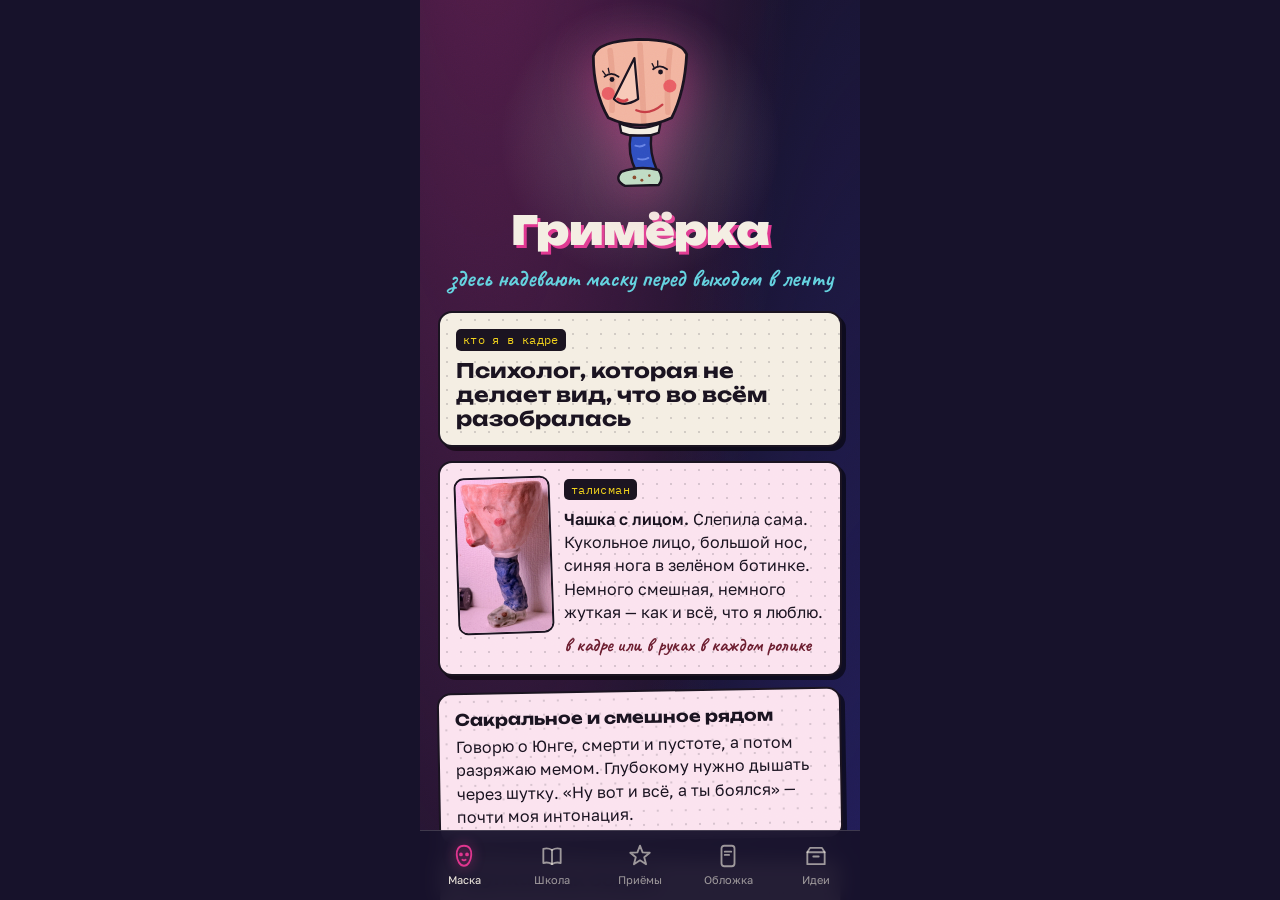
<file: index.html>
<!doctype html>
<html lang="ru">
<head>
<meta charset="utf-8">
<meta name="viewport" content="width=device-width, initial-scale=1, viewport-fit=cover">
<title>Гримёрка</title>
<meta name="description" content="Гримёрка: персонаж, визуальный код, школа блогинга, приёмы и банк идей для блога психолога.">
<meta name="theme-color" content="#17122B">
<meta name="apple-mobile-web-app-capable" content="yes">
<meta name="mobile-web-app-capable" content="yes">
<meta name="apple-mobile-web-app-status-bar-style" content="black-translucent">
<meta name="apple-mobile-web-app-title" content="Гримёрка">
<link rel="apple-touch-icon" href="img/icon-180.png">
<link rel="icon" type="image/png" href="img/icon-192.png">
<link rel="manifest" href="manifest.webmanifest">
<link rel="stylesheet" href="css/app.css?v=4">
</head>
<body>
<div id="app"></div>
<noscript>Для гримёрки нужен JavaScript.</noscript>
<script type="module" src="js/app.js?v=4"></script>
<script>
  if ('serviceWorker' in navigator && location.protocol === 'https:') {
    const had = !!navigator.serviceWorker.controller;
    navigator.serviceWorker.addEventListener('controllerchange', () => { if (had) location.reload(); });
    window.addEventListener('load', () => navigator.serviceWorker.register('sw.js').then((r) => r.update()).catch(() => {}));
  }
</script>
</body>
</html>
</file>
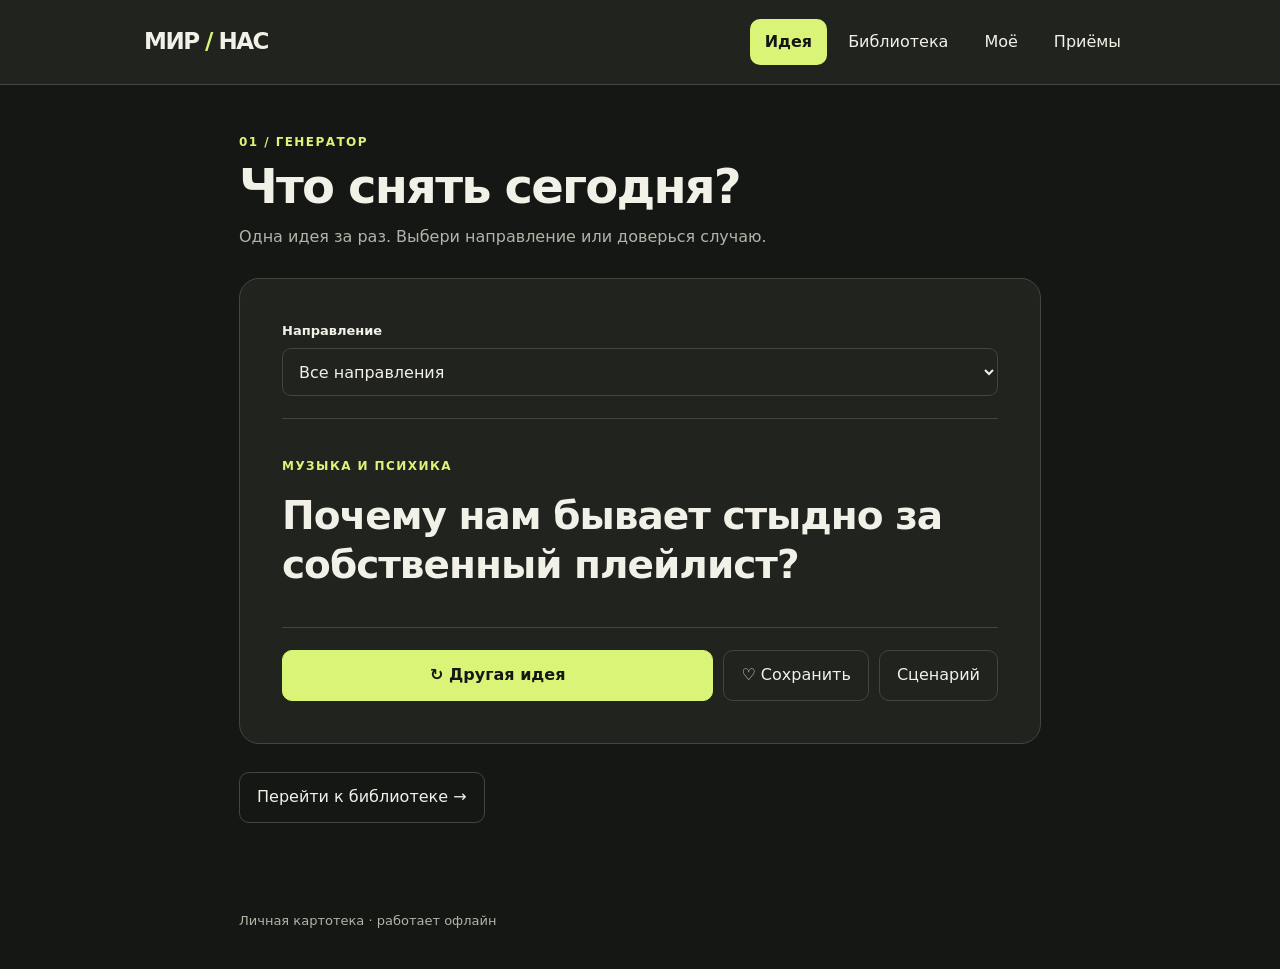
<file: mir-nas-focus-dark.html>
<!doctype html><html lang="ru"><meta charset="utf-8"><meta name="viewport" content="width=device-width,initial-scale=1"><title>МИР / НАС — картотека</title><style>
:root{color-scheme:dark;--bg:#151714;--paper:#20231e;--ink:#f1f1e8;--muted:#b0b5a8;--line:#41473c;--accent:#d9f477;--green:#d9f477}*{box-sizing:border-box}body{margin:0;background:var(--bg);color:var(--ink);font:16px/1.55 system-ui,sans-serif}button,input,select,textarea{font:inherit;color:inherit}button,select{cursor:pointer}button{background:var(--paper);border:1px solid var(--line);border-radius:10px;padding:12px 17px;min-height:46px}button:hover{border-color:var(--green)}:focus-visible{outline:3px solid #d9f477;outline-offset:3px}.primary{background:var(--green);color:#151714;border-color:var(--green);font-weight:650}.quiet{background:transparent}.active{background:var(--accent);border-color:var(--accent);color:#151714;font-weight:650}header{border-bottom:1px solid var(--line);background:var(--paper)}.top{max-width:1040px;margin:auto;padding:19px 24px;display:flex;align-items:center;justify-content:space-between;gap:16px}.brand{font-size:23px;font-weight:850;letter-spacing:-1.5px;white-space:nowrap}.brand span{color:#d9f477}nav{display:flex;gap:6px;flex-wrap:wrap}nav button{border:0;background:transparent;padding:10px 15px}nav button.active{background:var(--accent);color:#151714}main{max-width:850px;margin:auto;padding:48px 24px 80px}h1{font-size:clamp(32px,5vw,48px);line-height:1.12;letter-spacing:-1.8px;margin:8px 0 12px}h2{font-size:25px;line-height:1.35;letter-spacing:-.5px;margin:0}p{margin:8px 0}.muted{color:var(--muted)}.eyebrow{font-size:12px;font-weight:700;letter-spacing:.12em;text-transform:uppercase;color:var(--green)}.panel{background:var(--paper);border:1px solid var(--line);border-radius:20px;padding:clamp(22px,5vw,42px);margin:28px 0}.idea{min-height:210px;display:flex;flex-direction:column;justify-content:center;gap:16px;border-top:1px solid var(--line);border-bottom:1px solid var(--line);margin:22px 0;padding:24px 0}.idea h2{font-size:clamp(26px,5vw,39px);line-height:1.25;letter-spacing:-1px}.actions{display:flex;gap:10px;flex-wrap:wrap;align-items:center}.actions .primary{flex:1}.fields{display:grid;grid-template-columns:1fr 1fr;gap:16px;margin:24px 0}label{display:block;font-size:13px;font-weight:650;margin-bottom:7px}input,select,textarea{width:100%;min-height:48px;border:1px solid var(--line);border-radius:9px;background:var(--paper);padding:12px}textarea{min-height:240px;resize:vertical}.list{display:flex;flex-direction:column;gap:14px;margin:20px 0}.item{background:var(--paper);border:1px solid var(--line);border-left:4px solid #a3bc65;border-radius:12px;padding:20px 22px;display:flex;gap:18px;align-items:center}.item .content{flex:1;min-width:0}.item h3{font-size:19px;line-height:1.4;margin:6px 0;font-weight:620}.item .actions{gap:6px}.item button{padding:9px 12px}.tag{color:var(--green);font-size:12px;font-weight:650}.meta{font-size:13px;color:var(--muted)}.empty{padding:35px 0;color:var(--muted)}.pager{display:flex;align-items:center;justify-content:space-between;gap:8px}.subnav{display:flex;gap:8px;flex-wrap:wrap;margin:24px 0}.subnav button{background:transparent}.subnav .active{background:var(--accent);color:#151714}dialog{width:min(600px,calc(100% - 24px));max-height:90dvh;overflow:auto;border:1px solid var(--line);border-radius:20px;background:var(--paper);color:var(--ink);padding:26px}dialog::backdrop{background:#080a08bb}dialog h2{margin-bottom:20px}dialog label{margin-top:18px}footer{max-width:850px;margin:auto;padding:0 24px 30px;color:var(--muted);font-size:13px}#toast{position:fixed;bottom:20px;left:50%;transform:translateX(-50%);background:#d9f477;color:#151714;padding:12px 20px;border-radius:10px;z-index:9;max-width:90%}[hidden]{display:none!important}@media(max-width:620px){.top{display:block;padding:15px 16px}nav{margin-top:13px;display:grid;grid-template-columns:repeat(4,1fr);gap:3px}nav button{font-size:13px;padding:9px 4px}main{padding:28px 16px 50px}.fields{grid-template-columns:1fr;gap:12px}.item{display:block;padding:18px}.item .actions{margin-top:12px}.panel{margin-top:20px}.actions .primary{flex-basis:100%}.idea{min-height:190px}}@media(prefers-reduced-motion:no-preference){button{transition:background .12s,border-color .12s}}
</style><header><div class="top"><div class="brand">МИР <span>/</span> НАС</div><nav id="nav" aria-label="Разделы"></nav></div></header><main id="main"></main><footer><span id="warning"></span><p>Личная картотека · работает офлайн</p></footer><div id="toast" role="status" hidden></div><dialog id="editor"><form id="form"><h2 id="editorTitle"></h2><div id="newFields"><label for="newText">Тема</label><input id="newText"><label for="newCat">Направление</label><select id="newCat"></select></div><p id="editTopic"></p><label for="note">Сценарий / заметки</label><textarea id="note" placeholder="Хук, культурный объект, психологическая мысль, финал…"></textarea><div class="actions" style="margin-top:18px"><button class="primary" type="submit">Сохранить</button><button type="button" id="cancel">Закрыть</button></div></form></dialog><input type="file" id="file" accept="application/json,.json" hidden><script>const DATA={"items": [{"id": "0-0", "cat": "Музыка и психика", "text": "Почему, когда нам плохо, мы включаем музыку, от которой становится ещё грустнее?"}, {"id": "0-1", "cat": "Музыка и психика", "text": "Почему агрессивная музыка может нас успокаивать?"}, {"id": "0-2", "cat": "Музыка и психика", "text": "Почему мы любим песни, смысл которых совершенно не понимаем?"}, {"id": "0-3", "cat": "Музыка и психика", "text": "Почему одна песня способна вернуть нас на пять лет назад?"}, {"id": "0-4", "cat": "Музыка и психика", "text": "Почему любимый трек перестаёт нравиться, когда его слушают все?"}, {"id": "0-5", "cat": "Музыка и психика", "text": "Почему нам бывает стыдно за собственный плейлист?"}, {"id": "0-6", "cat": "Музыка и психика", "text": "Почему после расставания мы продолжаем слушать общие песни?"}, {"id": "0-7", "cat": "Музыка и психика", "text": "Можно ли понять человека по его музыкальному вкусу?"}, {"id": "1-0", "cat": "Попса и андеграунд", "text": "Почему мы презираем попсу, но знаем её наизусть?"}, {"id": "1-1", "cat": "Попса и андеграунд", "text": "Почему музыкальный вкус становится поводом чувствовать себя выше других?"}, {"id": "1-2", "cat": "Попса и андеграунд", "text": "Почему люди так любят говорить, что слушали исполнителя до его популярности?"}, {"id": "1-3", "cat": "Попса и андеграунд", "text": "Почему нам нравится искусство, которое никто не понимает?"}, {"id": "1-4", "cat": "Попса и андеграунд", "text": "Зачем андеграунду нужна провокация?"}, {"id": "1-5", "cat": "Попса и андеграунд", "text": "Почему искренность в попсе кажется нам кринжовой, а в андеграунде — гениальной?"}, {"id": "1-6", "cat": "Попса и андеграунд", "text": "Почему нам хочется найти артиста, о котором никто не знает?"}, {"id": "1-7", "cat": "Попса и андеграунд", "text": "Что мы на самом деле защищаем, когда спорим о музыке?"}, {"id": "2-0", "cat": "Одиночество и отчуждение", "text": "Почему одиночество в кино выглядит красиво, а в жизни ощущается иначе?"}, {"id": "2-1", "cat": "Одиночество и отчуждение", "text": "Как одиночество стало эстетикой?"}, {"id": "2-2", "cat": "Одиночество и отчуждение", "text": "Почему иногда хочется исчезнуть, но при этом хочется, чтобы тебя искали?"}, {"id": "2-3", "cat": "Одиночество и отчуждение", "text": "Почему мы можем чувствовать себя одинокими среди друзей?"}, {"id": "2-4", "cat": "Одиночество и отчуждение", "text": "Почему нам проще фантазировать о близости, чем строить её?"}, {"id": "2-5", "cat": "Одиночество и отчуждение", "text": "Почему образ непонятого человека так привлекателен?"}, {"id": "2-6", "cat": "Одиночество и отчуждение", "text": "Почему ночной город вызывает ощущение особенной свободы?"}, {"id": "2-7", "cat": "Одиночество и отчуждение", "text": "Почему иногда нам хочется, чтобы нас просто оставили в покое?"}, {"id": "3-0", "cat": "Любовь и отношения в культуре", "text": "Почему самые нездоровые отношения становятся самыми красивыми историями любви?"}, {"id": "3-1", "cat": "Любовь и отношения в культуре", "text": "Почему эмоционально недоступные персонажи кажутся такими привлекательными?"}, {"id": "3-2", "cat": "Любовь и отношения в культуре", "text": "Почему нам нравится идея любви, которая должна причинять боль?"}, {"id": "3-3", "cat": "Любовь и отношения в культуре", "text": "Почему в кино ревность часто выдают за любовь?"}, {"id": "3-4", "cat": "Любовь и отношения в культуре", "text": "Почему мы романтизируем людей, которых невозможно спасти?"}, {"id": "3-5", "cat": "Любовь и отношения в культуре", "text": "Почему несчастная любовь вдохновляет больше, чем счастливая?"}, {"id": "3-6", "cat": "Любовь и отношения в культуре", "text": "Почему стабильные отношения в сериалах кажутся скучными?"}, {"id": "3-7", "cat": "Любовь и отношения в культуре", "text": "Почему нам так нравится троп «от ненависти до любви»?"}, {"id": "4-0", "cat": "Интернет-культура и мемы", "text": "Почему нам легче отправить мем, чем признаться в своих чувствах?"}, {"id": "4-1", "cat": "Интернет-культура и мемы", "text": "Почему мы шутим о том, что на самом деле причиняет нам боль?"}, {"id": "4-2", "cat": "Интернет-культура и мемы", "text": "Как мемы стали способом говорить о психическом здоровье?"}, {"id": "4-3", "cat": "Интернет-культура и мемы", "text": "Почему чужой кринж вызывает у нас физический дискомфорт?"}, {"id": "4-4", "cat": "Интернет-культура и мемы", "text": "Почему мы иногда специально смотрим контент, который нас раздражает?"}, {"id": "4-5", "cat": "Интернет-культура и мемы", "text": "Почему интернет так любит коллективно ненавидеть одного человека?"}, {"id": "4-6", "cat": "Интернет-культура и мемы", "text": "Почему мы читаем комментарии раньше, чем досматриваем видео?"}, {"id": "4-7", "cat": "Интернет-культура и мемы", "text": "Почему даже искренние признания в интернете превращаются в шутку?"}, {"id": "5-0", "cat": "Цинизм, ирония и защитные маски", "text": "Как цинизм стал признаком интеллектуальности?"}, {"id": "5-1", "cat": "Цинизм, ирония и защитные маски", "text": "Почему нам стыдно искренне чем-то восхищаться?"}, {"id": "5-2", "cat": "Цинизм, ирония и защитные маски", "text": "Почему быть равнодушным стало модно?"}, {"id": "5-3", "cat": "Цинизм, ирония и защитные маски", "text": "Когда самоирония превращается в самообесценивание?"}, {"id": "5-4", "cat": "Цинизм, ирония и защитные маски", "text": "Почему проще сказать «мне всё равно», чем признать, что тебе больно?"}, {"id": "5-5", "cat": "Цинизм, ирония и защитные маски", "text": "Почему мы обесцениваем то, чего сильно хотим?"}, {"id": "5-6", "cat": "Цинизм, ирония и защитные маски", "text": "Почему людям нравится образ человека, которому никто не нужен?"}, {"id": "5-7", "cat": "Цинизм, ирония и защитные маски", "text": "Что скрывается за привычкой превращать всё в шутку?"}, {"id": "6-0", "cat": "Эстетики и визуальная культура", "text": "Почему нам так нравится эстетика меланхолии?"}, {"id": "6-1", "cat": "Эстетики и визуальная культура", "text": "Почему мы романтизируем сигареты, бессонные ночи и пустые улицы?"}, {"id": "6-2", "cat": "Эстетики и визуальная культура", "text": "Почему фотографии на старую мыльницу кажутся нам более живыми?"}, {"id": "6-3", "cat": "Эстетики и визуальная культура", "text": "Почему заброшенные места вызывают странное чувство спокойствия?"}, {"id": "6-4", "cat": "Эстетики и визуальная культура", "text": "Почему эстетика роскоши иногда вызывает не восхищение, а отвращение?"}, {"id": "6-5", "cat": "Эстетики и визуальная культура", "text": "Почему некоторые люди превращают собственную грусть в визуальный стиль?"}, {"id": "6-6", "cat": "Эстетики и визуальная культура", "text": "Почему нам хочется, чтобы наша жизнь выглядела как фильм?"}, {"id": "6-7", "cat": "Эстетики и визуальная культура", "text": "Когда эстетика становится способом спрятаться от реальности?"}, {"id": "7-0", "cat": "Кино, сериалы и персонажи", "text": "Почему злодеи иногда нравятся нам больше главных героев?"}, {"id": "7-1", "cat": "Кино, сериалы и персонажи", "text": "Почему мы оправдываем поступки любимых персонажей?"}, {"id": "7-2", "cat": "Кино, сериалы и персонажи", "text": "Почему нам так нравятся истории морального падения героя?"}, {"id": "7-3", "cat": "Кино, сериалы и персонажи", "text": "Почему нас привлекают персонажи, которые разрушили собственную жизнь?"}, {"id": "7-4", "cat": "Кино, сериалы и персонажи", "text": "Почему мы пересматриваем один и тот же сериал вместо того, чтобы начать новый?"}, {"id": "7-5", "cat": "Кино, сериалы и персонажи", "text": "Почему после хорошего фильма возникает ощущение пустоты?"}, {"id": "7-6", "cat": "Кино, сериалы и персонажи", "text": "Почему нам хочется быть похожими на вымышленных персонажей?"}, {"id": "7-7", "cat": "Кино, сериалы и персонажи", "text": "Почему мы можем скучать по человеку, которого никогда не существовало?"}, {"id": "8-0", "cat": "Идентичность и поиск себя", "text": "Почему мы так хотим быть не такими, как все?"}, {"id": "8-1", "cat": "Идентичность и поиск себя", "text": "Почему иногда нам кажется, что у нас вообще нет личности?"}, {"id": "8-2", "cat": "Идентичность и поиск себя", "text": "Почему мы меняем характер в зависимости от компании?"}, {"id": "8-3", "cat": "Идентичность и поиск себя", "text": "Почему нам хочется начать жизнь с чистого листа?"}, {"id": "8-4", "cat": "Идентичность и поиск себя", "text": "Почему мы собираем свою личность из музыки, фильмов и чужих цитат?"}, {"id": "8-5", "cat": "Идентичность и поиск себя", "text": "Почему иногда собственное прошлое кажется жизнью другого человека?"}, {"id": "8-6", "cat": "Идентичность и поиск себя", "text": "Почему мы боимся оказаться обычными?"}, {"id": "8-7", "cat": "Идентичность и поиск себя", "text": "Как отличить себя настоящего от образа, который мы создали?"}, {"id": "9-0", "cat": "Ностальгия и время", "text": "Почему мы скучаем по времени, в котором никогда не жили?"}, {"id": "9-1", "cat": "Ностальгия и время", "text": "Почему музыка из детства вызывает такие сильные эмоции?"}, {"id": "9-2", "cat": "Ностальгия и время", "text": "Почему прошлое кажется лучше, даже если тогда нам было плохо?"}, {"id": "9-3", "cat": "Ностальгия и время", "text": "Почему старый интернет кажется уютнее современного?"}, {"id": "9-4", "cat": "Ностальгия и время", "text": "Почему мы скучаем не по людям, а по себе рядом с ними?"}, {"id": "9-5", "cat": "Ностальгия и время", "text": "Почему взросление иногда ощущается как потеря чего-то важного?"}, {"id": "9-6", "cat": "Ностальгия и время", "text": "Почему нам хочется вернуться в момент, который мы раньше не ценили?"}, {"id": "9-7", "cat": "Ностальгия и время", "text": "Почему будущее перестало казаться таким захватывающим?"}, {"id": "10-0", "cat": "Стыд и социальное одобрение", "text": "Почему нам стыдно за себя пятилетней давности?"}, {"id": "10-1", "cat": "Стыд и социальное одобрение", "text": "Почему мы продолжаем прокручивать неловкие разговоры перед сном?"}, {"id": "10-2", "cat": "Стыд и социальное одобрение", "text": "Почему нам страшно выкладывать то, что мы действительно любим?"}, {"id": "10-3", "cat": "Стыд и социальное одобрение", "text": "Почему чужое мнение может испортить удовольствие от любимой вещи?"}, {"id": "10-4", "cat": "Стыд и социальное одобрение", "text": "Почему мы заранее представляем, как нас осудят?"}, {"id": "10-5", "cat": "Стыд и социальное одобрение", "text": "Почему нам иногда стыдно быть счастливыми?"}, {"id": "10-6", "cat": "Стыд и социальное одобрение", "text": "Почему мы боимся выглядеть глупыми сильнее, чем боимся ничего не попробовать?"}, {"id": "10-7", "cat": "Стыд и социальное одобрение", "text": "Почему слово «кринж» стало инструментом социального контроля?"}, {"id": "11-0", "cat": "Психология поколения", "text": "Почему поколение, которое говорит о чувствах, так боится близости?"}, {"id": "11-1", "cat": "Психология поколения", "text": "Почему отдых превратился в ещё одну задачу, которую нужно выполнять правильно?"}, {"id": "11-2", "cat": "Психология поколения", "text": "Почему мы так много знаем о психологии, но продолжаем повторять старые сценарии?"}, {"id": "11-3", "cat": "Психология поколения", "text": "Почему у нас так много способов общаться, но так мало ощущения близости?"}, {"id": "11-4", "cat": "Психология поколения", "text": "Почему нам кажется, что мы постоянно опаздываем в собственной жизни?"}, {"id": "11-5", "cat": "Психология поколения", "text": "Почему взрослая жизнь оказалась не такой, как мы представляли?"}, {"id": "11-6", "cat": "Психология поколения", "text": "Почему продуктивность стала частью нашей самооценки?"}, {"id": "11-7", "cat": "Психология поколения", "text": "Почему мы устали даже от постоянного саморазвития?"}, {"id": "12-0", "cat": "Тёмная сторона человеческой психики", "text": "Почему нам интересно наблюдать за чужими скандалами?"}, {"id": "12-1", "cat": "Тёмная сторона человеческой психики", "text": "Почему мы испытываем удовольствие, когда неприятный нам человек терпит неудачу?"}, {"id": "12-2", "cat": "Тёмная сторона человеческой психики", "text": "Почему нас привлекают запретные темы в искусстве?"}, {"id": "12-3", "cat": "Тёмная сторона человеческой психики", "text": "Почему иногда мы завидуем даже близким людям?"}, {"id": "12-4", "cat": "Тёмная сторона человеческой психики", "text": "Почему нас раздражают качества, которые мы замечаем в себе?"}, {"id": "12-5", "cat": "Тёмная сторона человеческой психики", "text": "Почему некоторые люди чувствуют себя комфортнее в хаосе, чем в спокойствии?"}, {"id": "12-6", "cat": "Тёмная сторона человеческой психики", "text": "Почему нам бывает трудно признать, что мы сами поступили плохо?"}, {"id": "12-7", "cat": "Тёмная сторона человеческой психики", "text": "Почему мы хотим понимать мотивы людей, совершивших ужасные поступки?"}, {"id": "13-0", "cat": "Экзистенциальная психология", "text": "Почему иногда всё хорошо, но жить всё равно как будто неинтересно?"}, {"id": "13-1", "cat": "Экзистенциальная психология", "text": "Почему свобода выбора может вызывать тревогу?"}, {"id": "13-2", "cat": "Экзистенциальная психология", "text": "Почему нам так важно, чтобы наша жизнь имела смысл?"}, {"id": "13-3", "cat": "Экзистенциальная психология", "text": "Почему мы откладываем жизнь до момента, когда станем лучшей версией себя?"}, {"id": "13-4", "cat": "Экзистенциальная психология", "text": "Почему нам страшно остаться наедине с собственными мыслями?"}, {"id": "13-5", "cat": "Экзистенциальная психология", "text": "Почему достижение цели иногда приносит пустоту вместо счастья?"}, {"id": "13-6", "cat": "Экзистенциальная психология", "text": "Почему ощущение бессмысленности может возникнуть даже в благополучной жизни?"}, {"id": "13-7", "cat": "Экзистенциальная психология", "text": "Что происходит, когда мы перестаём понимать, чего хотим?"}, {"id": "14-0", "cat": "Поп-психология как культурный феномен", "text": "Почему теперь каждый бывший — нарцисс?"}, {"id": "14-1", "cat": "Поп-психология как культурный феномен", "text": "Как психологические термины превратились в оскорбления?"}, {"id": "14-2", "cat": "Поп-психология как культурный феномен", "text": "Почему знание своих травм не обязательно меняет нашу жизнь?"}, {"id": "14-3", "cat": "Поп-психология как культурный феномен", "text": "Когда саморефлексия становится бесконечным пережёвыванием себя?"}, {"id": "14-4", "cat": "Поп-психология как культурный феномен", "text": "Почему мы так любим тесты на тип личности?"}, {"id": "14-5", "cat": "Поп-психология как культурный феномен", "text": "Почему нам хочется объяснить весь свой характер детством?"}, {"id": "14-6", "cat": "Поп-психология как культурный феномен", "text": "Можно ли под видом личных границ просто избегать близости?"}, {"id": "14-7", "cat": "Поп-психология как культурный феномен", "text": "Почему психология иногда становится ещё одним способом себя контролировать?"}], "priority": ["4-0", "5-1", "0-4", "9-0", "7-0", "3-4", "14-0", "6-6", "2-2", "11-2"], "phen": [["Эстетики и субкультуры", "Tumblr, Sad Girl, Old Money, Clean Girl, Doomer, Dark Academia, Indie Sleaze, Frutiger Aero, готика, эмо, гранж.", "Идентичность, принадлежность, романтизация, ностальгия."], ["Культовые персонажи", "Патрик Бейтман, Тайлер Дёрден, БоДжек, Флибэг, Тони Сопрано, Ру Беннетт, Драйвер из «Драйва».", "Отчуждение, саморазрушение, маскулинность, мораль, внутренние конфликты."], ["Музыкальная культура", "Русский рэп, постпанк, эмо-рэп, гиперпоп, шугейз, попса нулевых, рейв-культура, фонк.", "Агрессия, сексуальность, протест, одиночество, самовыражение."], ["Интернет-феномены", "Liminal spaces, Dreamcore, Brainrot, Delulu, NPC, Main Character Syndrome, думскроллинг, парасоциальные отношения.", "Восприятие реальности, тревожность, внимание, фантазии."], ["Мода и потребление", "Культ брендов, демонстративное потребление, тихая роскошь, микротренды, культ внешности, эстетизация быта.", "Самооценка, статус, социальное сравнение, желание принадлежать."]], "hooks": [["Неожиданное прочтение", "Эта песня вообще не про любовь."], ["Контраст", "За 15 секунд герой проходит путь от цинизма до экзистенциальной тоски."], ["Парадокс", "Мы хотим, чтобы нас понимали, но одновременно гордимся тем, что нас никто не понимает."], ["Культурное наблюдение", "Вы заметили, что в интернете стало стыдно быть искренним?"], ["Спорное утверждение", "Иногда самоирония — это способ унизить себя раньше, чем это сделает кто-то другой."], ["Разрушение мифа", "Грустная музыка не обязательно делает нас грустнее."], ["Анализ детали", "Обратите внимание на одну строчку в этой песне."], ["Сравнение", "Два персонажа с абсолютно разными характерами, но очень похожим внутренним конфликтом."], ["История явления", "Как одиночество из проблемы превратилось в эстетику?"], ["Психологический перевод", "Давайте переведём эту песню с языка метафор на язык психологии."], ["Ответ на комментарий", "Мне написали очень интересную вещь, и здесь есть один нюанс."], ["Мысленный эксперимент", "Представьте, что этот персонаж пришёл к психологу."], ["Противоречие", "Почему мы осуждаем это в жизни, но обожаем в кино?"], ["Анализ поколения", "Кажется, наше поколение изобрело новый способ избегать близости."], ["Личное наблюдение", "Я поймала себя на мысли, что мне стыдно за музыку, которая мне нравится."], ["Переосмысление", "Возможно, вас привлекает не сам герой, а то, что он себе позволяет."], ["Психология одного слова", "Что мы на самом деле имеем в виду, когда говорим «кринж»?"], ["Разбор популярной фразы", "Давайте разберём, что не так с фразой «никто никому ничего не должен»."], ["Две интерпретации", "Эту сцену можно воспринимать совершенно по-разному."], ["Открытый вопрос", "В какой момент человек начинает воспринимать своё страдание как часть личности?"]]};
const $=id=>document.getElementById(id),key='mir-nas-library-v1',cats=[...new Set(DATA.items.map(x=>x.cat))];let state={fav:[],done:[],notes:{},custom:[]},view='home',category='',query='',page=0,scope='fav',reference='phen',current=null,seen=[],editing=null,timer;function validate(x){if(!x||!Array.isArray(x.fav)||!Array.isArray(x.done)||!Array.isArray(x.custom)||!x.notes||typeof x.notes!=='object')throw Error();return {fav:x.fav.filter(v=>typeof v==='string'),done:x.done.filter(v=>typeof v==='string'),notes:Object.fromEntries(Object.entries(x.notes).filter(([k,v])=>typeof v==='string')),custom:x.custom.filter(v=>v&&typeof v.id==='string'&&v.id.startsWith('custom-')&&typeof v.cat==='string'&&typeof v.text==='string')}}try{let x=localStorage.getItem(key);if(x)state=validate(JSON.parse(x))}catch(e){$('warning').textContent='Локальное хранилище недоступно. Используй резервную копию.'}function save(){try{localStorage.setItem(key,JSON.stringify(state))}catch(e){$('warning').textContent='Не удалось сохранить в браузере. Экспортируй данные.'}}function el(tag,t,cl){let x=document.createElement(tag);if(t!==undefined)x.textContent=t;if(cl)x.className=cl;return x}function btn(t,fn,cl){let x=el('button',t,cl);x.type='button';x.onclick=fn;return x}function all(){return [...DATA.items,...state.custom]}function toast(t){$('toast').textContent=t;$('toast').hidden=false;clearTimeout(timer);timer=setTimeout(()=>$('toast').hidden=true,2200)}function go(v){view=v;page=0;render();window.scrollTo(0,0)}function toggle(k,id){state[k]=state[k].includes(id)?state[k].filter(v=>v!==id):[...state[k],id];save();render()}function selectCat(value,fn){let x=el('select');x.setAttribute('aria-label','Направление');x.append(new Option('Все направления',''),...cats.map(c=>new Option(c,c)));x.value=value;x.onchange=()=>fn(x.value);return x}function choose(){let a=all().filter(x=>(!category||x.cat===category)&&!state.done.includes(x.id));if(!a.length){current=null;return}let fresh=a.filter(x=>!seen.includes(x.id));if(!fresh.length){seen=[];fresh=a.filter(x=>x.id!==current?.id);if(!fresh.length)fresh=a}current=fresh[Math.floor(Math.random()*fresh.length)];seen.push(current.id)}function heading(k,t,p){let f=document.createDocumentFragment();f.append(el('div',k,'eyebrow'),el('h1',t),el('p',p,'muted'));return f}function actions(x,large=false){let a=el('div',undefined,'actions');let fav=btn(state.fav.includes(x.id)?'✓ В избранном':'♡ Сохранить',()=>toggle('fav',x.id));fav.setAttribute('aria-pressed',String(state.fav.includes(x.id)));a.append(fav,btn('Сценарий',()=>edit(x)));if(!large)a.append(btn(state.done.includes(x.id)?'✓ Снято':'Отметить снятым',()=>toggle('done',x.id)));return a}function item(x){let a=el('article',undefined,'item'),c=el('div',undefined,'content');c.append(el('div',x.cat,'tag'),el('h3',x.text));if(state.done.includes(x.id)||state.notes[x.id])c.append(el('div',state.done.includes(x.id)?'Снято':'Есть сценарий','meta'));a.append(c,actions(x));return a}function render(){let m=$('main');m.replaceChildren();$('nav').replaceChildren(...[['home','Идея'],['library','Библиотека'],['saved','Моё'],['ref','Приёмы']].map(([v,t])=>{let b=btn(t,()=>go(v),v===view?'active':'');if(v===view)b.setAttribute('aria-current','page');return b}));if(view==='home'){m.append(heading('01 / генератор','Что снять сегодня?','Одна идея за раз. Выбери направление или доверься случаю.'));let p=el('section',undefined,'panel');let l=el('label','Направление');let sel=selectCat(category,v=>{category=v;seen=[];choose();render()});sel.id='randomCat';l.htmlFor=sel.id;p.append(l,sel);let i=el('div',undefined,'idea');i.setAttribute('aria-live','polite');if(current)i.append(el('div',current.cat,'eyebrow'),el('h2',current.text));else i.append(el('h2','Темы закончились'),el('p','Выбери другое направление.','muted'));p.append(i);let a=el('div',undefined,'actions');a.append(btn('↻  Другая идея',()=>{choose();render()},'primary'));if(current)a.append(btn(state.fav.includes(current.id)?'✓ Сохранено':'♡ Сохранить',()=>toggle('fav',current.id)),btn('Сценарий',()=>edit(current)));p.append(a);m.append(p,btn('Перейти к библиотеке →',()=>go('library'),'quiet'));return}if(view==='ref'){m.append(heading('04 / справочник','Приёмы и феномены','Выбери инструмент, когда тема уже найдена.'));let n=el('div',undefined,'subnav');for(let [v,t] of [['phen','Культурные феномены'],['hooks','Механики подачи']])n.append(btn(t,()=>{reference=v;render()},reference===v?'active':''));m.append(n);let list=el('div',undefined,'list');for(let x of DATA[reference]){let a=el('article',undefined,'item'),c=el('div',undefined,'content');c.append(el('div',x[0],'tag'),el('h3',x[1]));if(x[2])c.append(el('p',x[2],'muted'));a.append(c);list.append(a)}m.append(list);return}if(view==='saved'){m.append(heading('03 / рабочее пространство','Мои идеи','Только то, что ты решила сохранить или уже начала.'));let n=el('div',undefined,'subnav');for(let [v,t] of [['fav','Избранное'],['draft','Сценарии'],['done','Снято']])n.append(btn(t,()=>{scope=v;page=0;render()},scope===v?'active':''));m.append(n);let a=el('div',undefined,'actions');a.append(btn('＋ Своя тема',()=>edit(null)),btn('Экспорт',backup),btn('Импорт',()=>$('file').click()));m.append(a);drawList(m,all().filter(x=>scope==='fav'?state.fav.includes(x.id):scope==='done'?state.done.includes(x.id):!!state.notes[x.id]&&!state.done.includes(x.id)));return}m.append(heading('02 / каталог','Библиотека','Выбирай направление или ищи по словам.'));let f=el('div',undefined,'fields'),a=el('div'),b=el('div');let search=el('input');search.id='search';search.type='search';search.placeholder='Например, одиночество';search.value=query;let lab=el('label','Поиск');lab.htmlFor='search';a.append(lab,search);let sel=selectCat(category,v=>{category=v;page=0;refresh()});sel.id='libCat';let ll=el('label','Направление');ll.htmlFor=sel.id;b.append(ll,sel);f.append(a,b);m.append(f);let results=el('div');m.append(results);function refresh(){results.replaceChildren();let q=query.toLowerCase().replaceAll('ё','е').trim();drawList(results,all().filter(x=>(!category||x.cat===category)&&(!q||(x.text+' '+x.cat).toLowerCase().replaceAll('ё','е').includes(q))))}search.oninput=()=>{query=search.value;page=0;refresh()};refresh()}
function drawList(parent,a){let count=el('div',a.length+' тем','meta');count.setAttribute('aria-live','polite');parent.append(count);if(!a.length){parent.append(el('p','Здесь пока нет тем.','empty'),btn('Найти идею',()=>{category='';query='';choose();go('home')}));return}let pages=Math.ceil(a.length/8);page=Math.min(page,pages-1);let l=el('div',undefined,'list');a.slice(page*8,page*8+8).forEach(x=>l.append(item(x)));parent.append(l);if(pages>1){let p=el('div',undefined,'pager'),prev=btn('← Назад',()=>{page--;render();window.scrollTo(0,0)}),next=btn('Далее →',()=>{page++;render();window.scrollTo(0,0)});prev.disabled=page===0;next.disabled=page===pages-1;p.append(prev,el('span',`${page+1} / ${pages}`,'meta'),next);parent.append(p)}}function edit(x){editing=x;$('editorTitle').textContent=x?'Твой сценарий':'Новая тема';$('newFields').hidden=!!x;$('newText').required=!x;$('newText').value='';$('editTopic').textContent=x?.text||'';$('note').value=x?state.notes[x.id]||'':'';$('editor').showModal()}$('newCat').append(...cats.map(c=>new Option(c,c)));$('cancel').onclick=()=>$('editor').close();$('form').onsubmit=e=>{e.preventDefault();let x=editing;if(!x){let text=$('newText').value.trim();if(!text)return;x={id:'custom-'+Date.now(),cat:$('newCat').value,text};state.custom.push(x);state.fav.push(x.id)}state.notes[x.id]=$('note').value.trim();save();$('editor').close();render();toast('Сохранено')};function backup(){let a=el('a');a.href=URL.createObjectURL(new Blob([JSON.stringify(state,null,2)],{type:'application/json'}));a.download='mir-nas-backup.json';a.click();setTimeout(()=>URL.revokeObjectURL(a.href),1000)}$('file').onchange=async()=>{try{let f=$('file').files[0];if(!f)return;let x=validate(JSON.parse(await f.text()));if(confirm('Заменить текущие данные резервной копией?')){state=x;save();choose();render();toast('Данные восстановлены')}}catch(e){toast('Не удалось прочитать файл')}finally{$('file').value=''}};choose();render();</script></html>
</file>
<file: css/app.css>
@font-face{font-family:'Unbounded';src:url(../fonts/unbounded-cyrillic-900-normal.woff2) format('woff2');font-weight:900;unicode-range:U+0301,U+0400-045F,U+0490-0491,U+04B0-04B1,U+2116;font-display:swap}
@font-face{font-family:'Unbounded';src:url(../fonts/unbounded-latin-900-normal.woff2) format('woff2');font-weight:900;unicode-range:U+0000-00FF,U+2000-206F,U+2190-21FF,U+2605-2606,U+2726;font-display:swap}
@font-face{font-family:'Unbounded';src:url(../fonts/unbounded-cyrillic-700-normal.woff2) format('woff2');font-weight:700;unicode-range:U+0301,U+0400-045F,U+0490-0491,U+04B0-04B1,U+2116;font-display:swap}
@font-face{font-family:'Unbounded';src:url(../fonts/unbounded-latin-700-normal.woff2) format('woff2');font-weight:700;unicode-range:U+0000-00FF,U+2000-206F;font-display:swap}
@font-face{font-family:'Unbounded';src:url(../fonts/unbounded-cyrillic-400-normal.woff2) format('woff2');font-weight:400;unicode-range:U+0301,U+0400-045F,U+0490-0491,U+04B0-04B1,U+2116;font-display:swap}
@font-face{font-family:'Unbounded';src:url(../fonts/unbounded-latin-400-normal.woff2) format('woff2');font-weight:400;unicode-range:U+0000-00FF,U+2000-206F;font-display:swap}
@font-face{font-family:'Caveat';src:url(../fonts/caveat-cyrillic-500-normal.woff2) format('woff2');font-weight:500;unicode-range:U+0301,U+0400-045F,U+0490-0491,U+04B0-04B1,U+2116;font-display:swap}
@font-face{font-family:'Caveat';src:url(../fonts/caveat-latin-500-normal.woff2) format('woff2');font-weight:500;unicode-range:U+0000-00FF,U+2000-206F;font-display:swap}
@font-face{font-family:'Caveat';src:url(../fonts/caveat-cyrillic-700-normal.woff2) format('woff2');font-weight:700;unicode-range:U+0301,U+0400-045F,U+0490-0491,U+04B0-04B1,U+2116;font-display:swap}
@font-face{font-family:'Caveat';src:url(../fonts/caveat-latin-700-normal.woff2) format('woff2');font-weight:700;unicode-range:U+0000-00FF,U+2000-206F;font-display:swap}
@font-face{font-family:'Golos Text';src:url(../fonts/golos-text-cyrillic-400-normal.woff2) format('woff2');font-weight:400;unicode-range:U+0301,U+0400-045F,U+0490-0491,U+04B0-04B1,U+2116;font-display:swap}
@font-face{font-family:'Golos Text';src:url(../fonts/golos-text-latin-400-normal.woff2) format('woff2');font-weight:400;unicode-range:U+0000-00FF,U+2000-206F,U+2190-21FF;font-display:swap}
@font-face{font-family:'Golos Text';src:url(../fonts/golos-text-cyrillic-600-normal.woff2) format('woff2');font-weight:600;unicode-range:U+0301,U+0400-045F,U+0490-0491,U+04B0-04B1,U+2116;font-display:swap}
@font-face{font-family:'Golos Text';src:url(../fonts/golos-text-latin-600-normal.woff2) format('woff2');font-weight:600;unicode-range:U+0000-00FF,U+2000-206F,U+2190-21FF;font-display:swap}
@font-face{font-family:'Plex Mono';src:url(../fonts/ibm-plex-mono-cyrillic-400-normal.woff2) format('woff2');unicode-range:U+0301,U+0400-045F,U+0490-0491,U+04B0-04B1,U+2116;font-display:swap}
@font-face{font-family:'Plex Mono';src:url(../fonts/ibm-plex-mono-latin-400-normal.woff2) format('woff2');unicode-range:U+0000-00FF,U+2000-206F;font-display:swap}

:root{
  --night:#17122B; --night2:#221A3D; --blue:#3D3BCB; --fuchsia:#E0368F; --wine:#6B1D2F; --clay:#FF6B3D; --teal:#63D2DF;
  --paper:#F4EEE3; --ink:#1A1320; --muted:#6A5E66; --yellow:#F2D21B;
  --safe-b:env(safe-area-inset-bottom,0px); --safe-t:env(safe-area-inset-top,0px);
  --tab:calc(70px + var(--safe-b));
}
*{box-sizing:border-box;-webkit-tap-highlight-color:transparent}
html,body{margin:0;height:100%;overflow:hidden;background:var(--night)}
body{font-family:'Golos Text',system-ui,sans-serif;color:var(--paper);-webkit-font-smoothing:antialiased;font-size:16px;line-height:1.45}
button,input,textarea,select{font-family:inherit;color:inherit;font-size:16px}
button{cursor:pointer}
a{color:inherit;text-decoration:none}
#app{position:fixed;inset:0;max-width:440px;margin:0 auto;overflow-x:hidden;overflow-y:auto;overscroll-behavior-y:contain;-webkit-overflow-scrolling:touch;
  background:
    radial-gradient(120% 60% at 15% -10%,rgba(224,54,143,.38),transparent 60%),
    radial-gradient(90% 55% at 105% 30%,rgba(61,59,203,.42),transparent 65%),
    var(--night);
  background-attachment:local}
/* плёночное зерно */
#app::after{content:'';position:fixed;inset:0;max-width:440px;margin:0 auto;pointer-events:none;opacity:.09;mix-blend-mode:overlay;
  background-image:url("data:image/svg+xml,%3Csvg xmlns='http://www.w3.org/2000/svg' width='160' height='160'%3E%3Cfilter id='n'%3E%3CfeTurbulence type='fractalNoise' baseFrequency='.9' numOctaves='2' stitchTiles='stitch'/%3E%3C/filter%3E%3Crect width='100%25' height='100%25' filter='url(%23n)'/%3E%3C/svg%3E")}

.scr{min-height:100%;padding-bottom:var(--tab)}
.pad{padding:8px 18px 28px;display:flex;flex-direction:column;gap:14px}
.row{display:flex;gap:10px}.row>*{flex:1}
.col{display:flex;flex-direction:column;gap:10px}
.grow{flex:1;min-width:0}
.center{text-align:center}

.disp,h1,.logo,.sec{font-family:'Unbounded',sans-serif}
.hand{font-family:'Caveat',cursive;font-weight:700}
.mono,.stamp{font-family:'Plex Mono',monospace}
.body{font-family:'Golos Text',sans-serif}

/* шапки */
.top{padding:calc(22px + var(--safe-t)) 18px 10px}
.top h1{margin:0;font-weight:900;font-size:30px;line-height:1.05;letter-spacing:-.01em}
.top .sub{margin:4px 0 0;font-size:22px;color:var(--teal);line-height:1.1}
.back{display:inline-block;margin-bottom:10px;font-size:14px;color:rgba(244,238,227,.7)}
.sec{font-weight:700;font-size:18px;margin:14px 0 0;color:var(--paper)}
.note{margin:0;font-size:14px;color:rgba(244,238,227,.65)}

/* герой */
.hero{position:relative;text-align:center;padding:calc(30px + var(--safe-t)) 18px 8px}
.hero .spot{position:absolute;left:50%;top:0;width:280px;height:280px;transform:translateX(-50%);background:radial-gradient(closest-side,rgba(244,238,227,.22),transparent);pointer-events:none}
.maskSvg{position:relative;display:block;margin:0 auto;filter:drop-shadow(0 10px 24px rgba(224,54,143,.45));animation:sway 6s ease-in-out infinite;transform-origin:50% 0}
@keyframes sway{0%,100%{transform:rotate(-3deg)}50%{transform:rotate(3deg)}}
@media (prefers-reduced-motion:reduce){.maskSvg{animation:none}}
.logo{margin:10px 0 0;font-weight:900;font-size:40px;letter-spacing:-.02em;color:var(--paper);text-shadow:3px 3px 0 var(--fuchsia)}
.hero .hand{margin:2px 0 0;font-size:24px;color:var(--teal)}

/* карточки: бумага в точку и маркерный контур */
.card{position:relative;display:block;background-color:var(--paper);color:var(--ink);border:2px solid var(--ink);border-radius:14px;padding:14px 16px;box-shadow:4px 4px 0 rgba(0,0,0,.55);
  background-image:radial-gradient(rgba(26,19,32,.16) 1px,transparent 1.2px);background-size:14px 14px}
.card p{margin:0 0 8px}.card p:last-child{margin-bottom:0}
.card small{display:block;color:var(--muted);font-size:14px;line-height:1.3}
.stamp{display:inline-block;font-size:12px;color:var(--yellow);background:var(--ink);padding:2px 7px;border-radius:5px;margin-bottom:8px;letter-spacing:.03em}

.quote .big{font-family:'Unbounded',sans-serif;font-weight:700;font-size:20px;line-height:1.2}
.traits{display:flex;flex-direction:column;gap:12px}
.trait b{display:block;font-family:'Unbounded',sans-serif;font-size:16px;margin-bottom:4px}
.trait.t0{transform:rotate(-1deg);background-color:#FBE3EF}
.trait.t1{transform:rotate(.8deg);background-color:#FFE6DB}
.trait.t2{transform:rotate(-.6deg);background-color:#DDF4F7}
.phrase{background:var(--fuchsia);color:var(--ink);text-align:center;background-image:none}
.phrase .hand{font-size:22px}
.phrase .disp{font-weight:900;font-size:34px;margin:2px 0 10px;letter-spacing:-.02em}
.chips{list-style:none;margin:0;padding:0;display:flex;flex-wrap:wrap;gap:6px;justify-content:center}
.chips li{background:var(--paper);border:1.5px solid var(--ink);border-radius:20px;padding:3px 10px;font-size:14px}

.fold summary{list-style:none;display:flex;align-items:center;justify-content:space-between;font-family:'Unbounded',sans-serif;font-weight:700;font-size:15px;cursor:pointer}
.fold summary::-webkit-details-marker{display:none}
.fold summary i{font-style:normal;font-size:22px;transition:transform .2s}
.fold[open] summary i{transform:rotate(45deg)}
.fold .fb{margin-top:10px}
.ul{margin:0;padding-left:20px}.ul li{margin-bottom:6px}

.pal{display:grid;grid-template-columns:1fr 1fr 1fr;gap:8px}
.sw{border:2px solid var(--ink);border-radius:12px;min-height:96px;padding:8px;text-align:left;display:flex;flex-direction:column;gap:2px;box-shadow:3px 3px 0 rgba(0,0,0,.5)}
.sw b{font-size:13px;line-height:1.15}
.sw span{font-family:'Plex Mono',monospace;font-size:11px;opacity:.85}
.sw em{font-style:normal;font-size:11px;opacity:.75;line-height:1.2;margin-top:auto}
.font p{margin:0 0 4px;font-size:22px;line-height:1.1}
.font p.disp{font-weight:900;font-size:19px}
.font p.hand{font-size:28px}
.font p.mono{color:var(--yellow);background:var(--ink);display:inline-block;padding:2px 8px;border-radius:5px;font-size:16px}

.works{columns:2;column-gap:10px}
.works figure{break-inside:avoid;margin:0 0 12px;background:var(--paper);padding:6px 6px 2px;border-radius:4px;box-shadow:3px 4px 0 rgba(0,0,0,.5)}
.works .w0{transform:rotate(-1.5deg)}.works .w1{transform:rotate(1.2deg)}.works .w2{transform:rotate(-.4deg)}
.works img{display:block;width:100%;border-radius:2px}
.works figcaption{color:var(--ink);font-size:19px;text-align:center;line-height:1.2;padding:3px 0}

/* кнопки */
.btn{display:flex;align-items:center;justify-content:center;gap:6px;min-height:50px;border-radius:12px;border:2px solid var(--ink);background:var(--fuchsia);color:var(--ink);font-weight:600;font-size:16px;padding:0 14px;box-shadow:3px 3px 0 rgba(0,0,0,.55);text-align:center;line-height:1.15}
.btn:active{transform:translate(2px,2px);box-shadow:1px 1px 0 rgba(0,0,0,.55)}
.btn.ghost{background:var(--paper)}
.btn.danger{background:transparent;color:rgba(244,238,227,.75);border-color:rgba(244,238,227,.35);box-shadow:none;font-weight:400}
.btn.dice{background:var(--yellow)}

/* школа */
.prog .bar{height:14px;border:2px solid var(--ink);border-radius:10px;overflow:hidden;background:#fff;margin-bottom:6px}
.prog .bar i{display:block;height:100%;background:repeating-linear-gradient(45deg,var(--fuchsia) 0 8px,var(--clay) 8px 16px)}
.prog .mono{font-size:13px}
.mod{display:flex;align-items:center;gap:12px}
.mod .num{font-size:28px;font-weight:900;width:34px;text-align:center;color:var(--fuchsia);-webkit-text-stroke:1.5px var(--ink)}
.mod b{display:block;font-size:16px}
.mod .dots{font-size:13px;color:var(--muted)}
.mod.full{background-color:#DDF4F7}
.mod.full .dots::before{content:'✦ '}
.links{display:flex;flex-direction:column;gap:6px;margin-top:10px!important}
.links a{color:var(--blue);font-weight:600;font-size:14px}
.task{display:block}
.taskhead{display:flex;gap:12px;align-items:flex-start;cursor:pointer}
.task input{position:absolute;opacity:0}
.task .box{flex:none;width:24px;height:24px;border:2px solid var(--ink);border-radius:7px;background:#fff;margin-top:1px}
.task.on .box{background:var(--fuchsia)}
.task.on .box::after{content:'✓';display:block;text-align:center;font-weight:700;line-height:20px}
.task.on .tt{text-decoration:line-through;text-decoration-color:var(--fuchsia);text-decoration-thickness:2px;color:var(--muted)}

/* приёмы */
.search{width:100%;min-height:46px;border-radius:12px;border:2px solid var(--ink);background:var(--paper);color:var(--ink);padding:0 14px}
.filters{display:flex;gap:6px;overflow-x:auto;padding-bottom:2px;scrollbar-width:none}
.filters::-webkit-scrollbar{display:none}
.filters button{flex:none;border:1.5px solid rgba(244,238,227,.5);background:transparent;color:var(--paper);border-radius:20px;padding:6px 13px;font-size:14px}
.filters button.on{background:var(--teal);color:var(--ink);border-color:var(--ink)}
.sin b{font-size:18px;font-weight:900;display:block}
.sin .ex{margin:8px 0 0!important;padding-left:10px;border-left:3px solid var(--fuchsia);font-size:15px}
.rule{background-color:#FFF4B8}
.rule .hand{font-size:20px;color:var(--wine)}
.trick b{display:block;font-family:'Unbounded',sans-serif;font-size:15px;margin-bottom:4px}
.diceCard{background-color:#FFF4B8;transform:rotate(-.8deg)}
.diceCard .hand{font-size:20px;color:var(--wine)}
.diceCard .btn{margin-top:6px}

/* идеи */
.idea{display:flex;flex-direction:column;gap:3px}
.idea b{font-size:17px}
.idea .hand{font-size:19px;color:var(--wine);font-weight:500}
.tags{display:flex;gap:6px;flex-wrap:wrap;margin-top:6px}
.tags em{font-style:normal;font-size:12px;border:1.5px solid var(--ink);border-radius:20px;padding:1px 8px}
.st-spark .tags .s{background:var(--yellow)}
.st-draft .tags .s{background:var(--teal)}
.st-ready .tags .s{background:var(--fuchsia)}
.st-out .tags .s{background:var(--ink);color:var(--paper)}
.st-out{opacity:.85}
.script p{font-size:16px}
.fld{display:flex;flex-direction:column;gap:6px}
.fld span{font-size:14px;color:rgba(244,238,227,.8)}
.fld input,.fld select,.fld textarea{width:100%;border:2px solid var(--ink);border-radius:12px;background:var(--paper);color:var(--ink);padding:12px 14px}
.fld input,.fld select{min-height:48px}
.fld textarea{resize:vertical;line-height:1.45;background-image:radial-gradient(rgba(26,19,32,.14) 1px,transparent 1.2px);background-size:14px 14px}

/* нижняя панель */
.tabs{position:fixed;left:50%;bottom:0;transform:translateX(-50%);width:100%;max-width:440px;height:var(--tab);padding-bottom:var(--safe-b);display:flex;background:rgba(23,18,43,.94);backdrop-filter:blur(10px);-webkit-backdrop-filter:blur(10px);border-top:1.5px solid rgba(244,238,227,.18);z-index:5}
.tabs a{flex:1;display:flex;flex-direction:column;align-items:center;justify-content:center;gap:3px;font-size:12px;color:rgba(244,238,227,.6)}
.tabs svg{width:26px;height:26px;fill:none;stroke:currentColor;stroke-width:1.7;stroke-linecap:round;stroke-linejoin:round}
.tabs a.on{color:var(--paper)}
.tabs a.on svg{stroke:var(--fuchsia);filter:drop-shadow(0 0 6px rgba(224,54,143,.7))}

.toast{position:fixed;left:50%;bottom:calc(var(--tab) + 16px);transform:translateX(-50%);background:var(--yellow);color:var(--ink);border:2px solid var(--ink);border-radius:20px;padding:8px 16px;font-weight:600;z-index:9;box-shadow:3px 3px 0 rgba(0,0,0,.5);animation:pop .2s}
@keyframes pop{from{transform:translate(-50%,8px);opacity:0}}
.sw.dk{border-color:rgba(244,238,227,.4)}
.cupcard{display:flex;gap:12px;align-items:flex-start;background-color:#FBE3EF}
.cupcard img{width:96px;flex:none;border:2px solid var(--ink);border-radius:10px;transform:rotate(-2deg)}
.cupcard .hand{font-size:19px;color:var(--wine)}
.tabs a span{font-size:11px}
/* обложка */
.cvwrap{position:relative;width:74%;margin:0 auto;border:2px solid var(--ink);border-radius:14px;overflow:hidden;box-shadow:5px 5px 0 rgba(0,0,0,.55);aspect-ratio:9/16}
.cvwrap canvas{display:block;width:100%;height:100%}
.guides{position:absolute;inset:0;pointer-events:none}
.g-out{position:absolute;left:0;right:0;height:12.5%;background:repeating-linear-gradient(135deg,rgba(0,0,0,.45) 0 6px,rgba(0,0,0,.25) 6px 12px)}
.g-out.top{top:0}.g-out.bot{bottom:0}
.g-grid{position:absolute;left:0;right:0;top:12.5%;bottom:12.5%;border:2px dashed var(--fuchsia)}
.g-grid span{position:absolute;left:6px;top:4px;font-family:'Plex Mono',monospace;font-size:10px;color:#fff;background:var(--fuchsia);padding:1px 5px;border-radius:4px}
.g-ui{display:none}
.fld em{font-style:normal;font-size:12px}
.bgs{display:flex;gap:8px;align-items:center}
.bgs button{width:40px;height:40px;border-radius:50%;border:2px solid rgba(244,238,227,.4);flex:none}
.bgs button.on{border:3px solid var(--yellow);box-shadow:0 0 0 2px var(--ink)}
.bgs .ph{min-height:40px;flex:1;font-size:14px}
.toggles{display:flex;gap:14px;flex-wrap:wrap;font-size:14px}
.toggles label{display:flex;gap:6px;align-items:center}
.toggles input{accent-color:#E0368F;width:18px;height:18px}
.answer{display:block;width:100%;margin-top:10px;border:1.5px dashed rgba(26,19,32,.45);border-radius:10px;background:rgba(255,255,255,.7);color:var(--ink);padding:10px 12px;font-size:16px;line-height:1.45;resize:none;overflow:hidden;min-height:52px}
.answer:focus{outline:none;border:2px solid var(--fuchsia);background:#fff}
.saved{display:block;font-size:11px;color:var(--muted);margin-top:4px;min-height:14px}
.concl{background-color:#FFF4B8}
.concl .answer{margin-top:0}
.cnt{background:var(--ink);color:var(--yellow);border-radius:10px;padding:1px 8px;font-size:12px}
.sumcard b.disp{display:block;font-size:17px;margin-bottom:6px}
.sumcard .concl-t{background:#FFF4B8;border:1.5px solid var(--ink);border-radius:10px;padding:8px 10px;font-weight:600}
.sumcard .q{margin:10px 0 2px!important;font-size:13px;color:var(--muted)}
.sumcard .more{display:inline-block;margin-top:8px;font-size:14px;color:var(--blue);font-weight:600}
</file>
